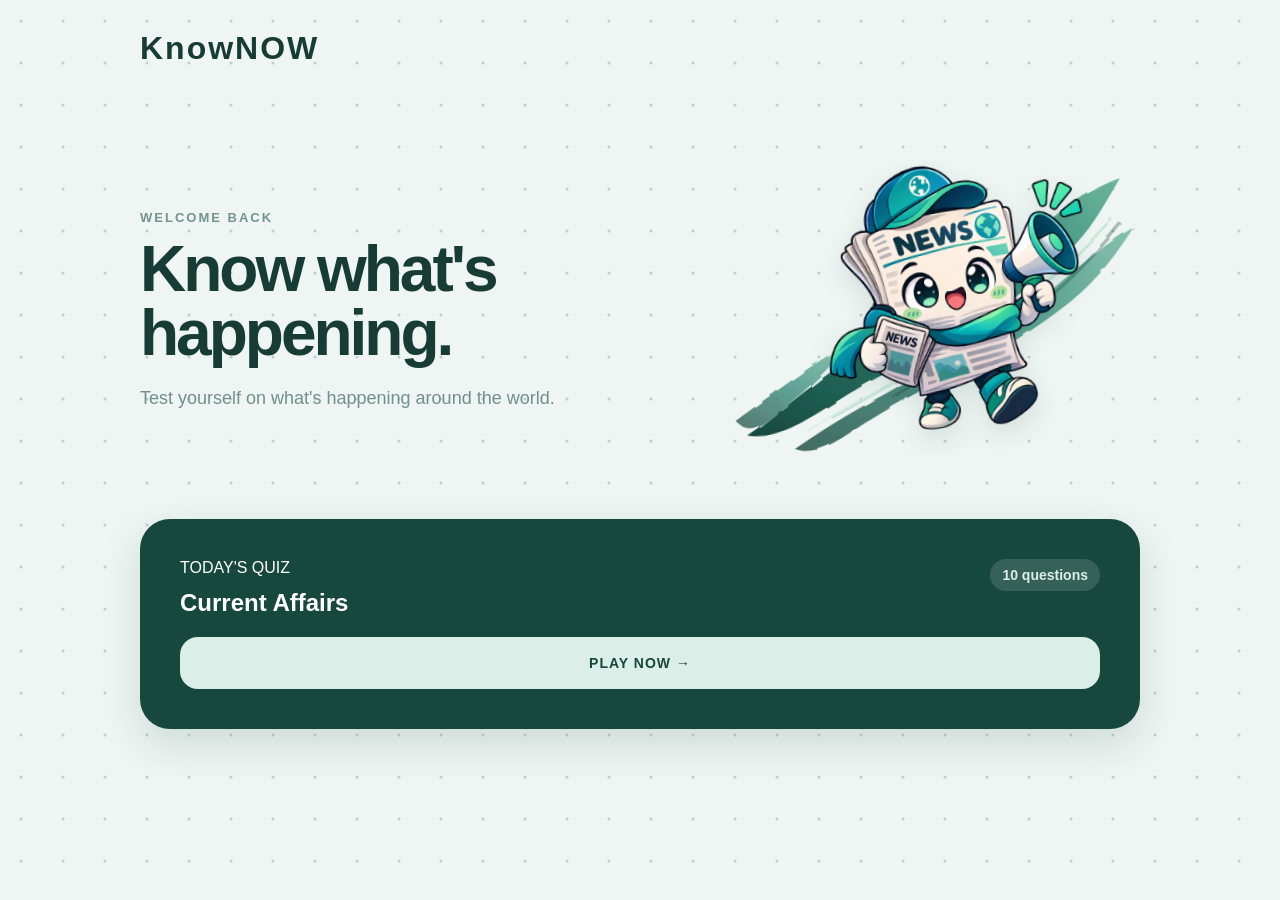
<file: index.html>
<!DOCTYPE html>
<html lang="en">

<head>
    <meta charset="UTF-8">
    <meta name="viewport" content="width=device-width, initial-scale=1.0">

    <title>KnowNOW</title>

    <link rel="icon" type="image/png" href="news-mascot.png">
    <link rel="stylesheet" href="style.css">
</head>

<body>

    <canvas class="background-dots" aria-hidden="true"></canvas>

    <div class="app">

        <!-- Header -->
        <header class="header">
            <div class="logo">KnowNOW</div>
        </header>


        <!-- Main content -->
        <main>

            <section class="welcome">
                <div class="welcome-copy">
                    <p class="small-text">WELCOME BACK</p>

                    <h1>
                        Know what's<br>
                        happening.
                    </h1>

                    <p class="subtitle">
                        Test yourself on what's happening around the world.
                    </p>
                </div>

                <div class="welcome-art" aria-hidden="true">
                    <img class="welcome-mascot" src="news-mascot.png" alt="">
                    <svg viewBox="0 0 420 280" role="presentation">
                        <defs>
                            <linearGradient id="paint" x1="0" y1="1" x2="1" y2="0">
                                <stop offset="0" stop-color="#17483e"/>
                                <stop offset="0.55" stop-color="#2e8875"/>
                                <stop offset="1" stop-color="#6bb49a"/>
                            </linearGradient>
                            <filter id="paint-texture" x="-10%" y="-10%" width="120%" height="120%">
                                <feTurbulence baseFrequency="0.035" numOctaves="2" seed="8" type="fractalNoise"/>
                                <feDisplacementMap in="SourceGraphic" scale="3"/>
                            </filter>
                        </defs>
                        <g fill="url(#paint)" filter="url(#paint-texture)">
                            <path d="M22 231 C67 204 92 181 139 158 C194 131 231 115 274 83 C319 50 352 22 397 9 C380 34 367 55 345 74 C311 104 280 122 246 141 C205 164 160 178 122 198 C82 219 52 238 22 231Z"/>
                            <path d="M67 247 C112 220 145 206 181 189 C225 168 260 155 298 130 C335 105 371 74 407 57 C386 85 367 106 343 123 C306 149 274 164 239 179 C193 198 158 215 123 234 C100 247 83 254 67 247Z" opacity=".8"/>
                            <path d="M12 216 C54 190 90 166 122 151 C107 173 80 192 55 210 C36 223 23 231 12 216Z" opacity=".72"/>
                            <path d="M106 219 C173 187 228 162 290 123 C330 98 357 75 386 48" fill="none" stroke="#b3daca" stroke-linecap="round" stroke-width="2.5" opacity=".65"/>
                            <path d="M80 231 C146 194 207 174 260 144 C311 115 344 89 374 59" fill="none" stroke="#d2e8dd" stroke-linecap="round" stroke-width="1.5" opacity=".6"/>
                            <path d="M166 203 C221 174 273 153 319 120 C349 99 371 78 394 53" fill="none" stroke="#17483e" stroke-linecap="round" stroke-width="3" opacity=".35"/>
                        </g>
                    </svg>
                </div>
            </section>


            <!-- Today's quiz card -->
            <section class="quiz-card">

                <div class="quiz-info">
                    <span class="tag">TODAY'S QUIZ</span>

                    <h2>
                        Current Affairs
                    </h2>

                    <p class="question-count">10 questions</p>
                </div>

                <button class="play-button" id="playButton">
                PLAY NOW →
                </button>

            </section>
        </main>

    </div>

<script src="script.js"></script>

</body>

</html>
</file>
<file: style.css>
/* ---------- RESET ---------- */

* {
    margin: 0;
    padding: 0;
    box-sizing: border-box;
}


/* ---------- PAGE ---------- */

body {
    font-family: Arial, sans-serif;
    background: #eef5f2;
    color: #173b35;
    min-height: 100vh;
}

.background-dots {
    position: fixed;
    z-index: 0;
    inset: 0;
    width: 100%;
    height: 100%;
    pointer-events: none;
}


/* ---------- APP ---------- */

.app {
    position: relative;
    z-index: 1;
    width: 100%;
    max-width: 1100px;
    margin: auto;
    padding: 30px 50px;
}


/* ---------- HEADER ---------- */

.header {
    display: flex;
    justify-content: space-between;
    align-items: center;
    margin-bottom: 80px;
}

.logo {
    font-size: 32px;
    font-weight: 800;
    letter-spacing: 2px;
}

.streak {
    background: #d9ebe4;
    padding: 10px 18px;
    border-radius: 30px;
    font-weight: bold;
}


/* ---------- WELCOME ---------- */

.welcome {
    display: grid;
    grid-template-columns: minmax(0, 1.1fr) minmax(240px, 0.9fr);
    align-items: center;
    gap: 30px;
    margin-bottom: 45px;
}

.welcome-art {
    position: relative;
    width: min(100%, 450px);
    aspect-ratio: 4 / 3;
    justify-self: end;
    transform: rotate(-4deg) translateX(12px);
}

.welcome-mascot {
    position: absolute;
    z-index: 1;
    top: 0;
    right: 12%;
    width: 68%;
    height: auto;
    filter: drop-shadow(0 10px 12px rgba(23, 72, 62, 0.12));
}

.welcome-art svg {
    position: absolute;
    right: 0;
    bottom: 0;
    display: block;
    width: 100%;
    height: auto;
    overflow: visible;
}

.small-text {
    font-size: 13px;
    font-weight: bold;
    letter-spacing: 2px;
    color: #71958c;
    margin-bottom: 12px;
}

h1 {
    font-size: 64px;
    line-height: 1;
    letter-spacing: -3px;
    margin-bottom: 20px;
}

.subtitle {
    font-size: 18px;
    color: #71908a;
    max-width: 500px;
    line-height: 1.5;
}


/* ================================================= */
/*                    QUIZ MODE                     */
/* ================================================= */

.quiz-mode h1 {
    font-size: 38px;
    line-height: 1.15;
    letter-spacing: -1px;
    max-width: 950px;
}

.quiz-mode .welcome {
    display: block;
}


/* ---------- QUIZ CARD ---------- */

.quiz-card {
    background: #17483e;
    color: white;

    border-radius: 30px;

    padding: 40px;

    display: flex;
    flex-direction: column;
    align-items: stretch;

    min-height: auto;

    box-shadow: 0 15px 40px rgba(23, 72, 62, 0.15);
}

.quiz-info {
    position: relative;
    display: flex;
    flex-direction: column;
    align-items: flex-start;
    gap: 12px;
}

.question-count {
    position: absolute;
    top: 0;
    right: 0;
    padding: 8px 12px;
    border-radius: 20px;
    background: rgba(220, 238, 232, 0.15);
    color: #dceee8;
    font-size: 14px;
    font-weight: 700;
}

.quiz-info h2,
.quiz-info p {
    margin: 0;
}


/* ---------- OPTIONS ---------- */

.options {
    width: 100%;

    display: flex;
    flex-direction: column;

    gap: 14px;
}


/* ---------- OPTION BUTTON ---------- */

.option-button {
    width: 100%;

    background: #eef5f2;
    color: #173b35;

    border: none;
    border-radius: 50px;

    padding: 20px 28px;

    font-family: Arial, sans-serif;
    font-size: 17px;
    font-weight: 600;

    text-align: left;

    cursor: pointer;

    transition: all 0.2s ease;
}


/* ---------- OPTION HOVER ---------- */

.option-button:hover {
    background: white;
}


/* ---------- OPTION CLICK ---------- */

.option-button:active {
    background: #dceee8;
}

.option-button:disabled {
    cursor: default;
    opacity: 0.9;
}

.option-button:disabled:hover {
    transform: none;
}

.option-button.option-correct {
    background: #b8ead4;
    color: #17483e;
}

.option-button.option-incorrect {
    background: #f3c7c1;
    color: #6b2922;
}

.answer-feedback {
    min-height: 24px;
    margin-top: 20px;
    font-weight: 700;
    line-height: 1.5;
}

.feedback-correct {
    color: #9de0bd;
}

.feedback-incorrect {
    color: #ffb6aa;
}

.next-button {
    align-self: flex-end;
    margin-top: 20px;
    padding: 16px 22px;
    border: 0;
    border-radius: 16px;
    background: #dceee8;
    color: #17483e;
    font-size: 14px;
    font-weight: 700;
    letter-spacing: 0.5px;
    cursor: pointer;
    transition: 0.2s;
}

.next-button:hover:not(:disabled) {
    background: white;
}

.next-button:disabled {
    cursor: not-allowed;
    opacity: 0.55;
}

.results-card {
    align-items: center;
    gap: 24px;
}

.results-actions {
    display: flex;
    flex-wrap: wrap;
    justify-content: center;
    gap: 12px;
}

.results-actions .next-button {
    margin-top: 0;
}

.results-chart {
    display: grid;
    width: 220px;
    aspect-ratio: 1;
    place-items: center;
    border-radius: 50%;
    background: conic-gradient(
        #74d6a5 0 var(--correct-share),
        #ed8c80 var(--correct-share) 100%
    );
}

.chart-center {
    display: flex;
    width: 72%;
    aspect-ratio: 1;
    flex-direction: column;
    align-items: center;
    justify-content: center;
    border-radius: 50%;
    background: #17483e;
}

.chart-center strong {
    font-size: 38px;
}

.chart-center span {
    margin-top: 5px;
    color: #b8d0ca;
    font-size: 11px;
    font-weight: 700;
    letter-spacing: 1px;
}

.results-legend {
    display: flex;
    flex-wrap: wrap;
    justify-content: center;
    gap: 18px 30px;
}

.legend-item {
    display: flex;
    align-items: center;
    gap: 9px;
    font-weight: 600;
}

.legend-marker {
    width: 12px;
    height: 12px;
    border-radius: 50%;
}

.legend-correct {
    background: #74d6a5;
}

.legend-incorrect {
    background: #ed8c80;
}


/* ================================================= */
/*                    PLAY BUTTON                   */
/* ================================================= */

.play-button {
    background: #dceee8;
    color: #17483e;

    margin-top: 20px;
    padding: 18px 25px;

    border: none;
    border-radius: 18px;

    font-size: 14px;
    font-weight: bold;
    letter-spacing: 1px;

    cursor: pointer;

    transition: 0.2s;
}

.play-button:hover {
    background: white;
}


/* ================================================= */
/*                     STATS                         */
/* ================================================= */

.stats {
    display: grid;
    grid-template-columns: 1fr 1fr;

    gap: 20px;

    margin-top: 25px;
}

.stat-card {
    background: white;

    border-radius: 25px;

    padding: 25px 30px;

    display: flex;
    justify-content: space-between;
    align-items: center;
}

.stat-card span {
    font-size: 12px;
    font-weight: bold;
    color: #78968f;
    letter-spacing: 1px;
}

.stat-card strong {
    font-size: 30px;
}


/* ================================================= */
/*                    MOBILE                         */
/* ================================================= */

@media (max-width: 700px) {

    .app {
        padding: 25px 20px;
    }

    .header {
        margin-bottom: 55px;
    }

    .logo {
        font-size: 28px;
    }

    .welcome {
        display: block;
    }

    .welcome-art {
        display: none;
    }

    h1 {
        font-size: 46px;
    }

    .quiz-mode h1 {
        font-size: 32px;
        line-height: 1.15;
    }

    .quiz-card {
        padding: 25px;
        border-radius: 25px;
    }

    .option-button {
        padding: 18px 22px;
        font-size: 16px;
    }

    .next-button {
        width: 100%;
    }

    .results-actions {
        width: 100%;
        flex-direction: column;
    }

    .results-chart {
        width: 190px;
    }

    .stats {
        grid-template-columns: 1fr;
    }
}
</file>
